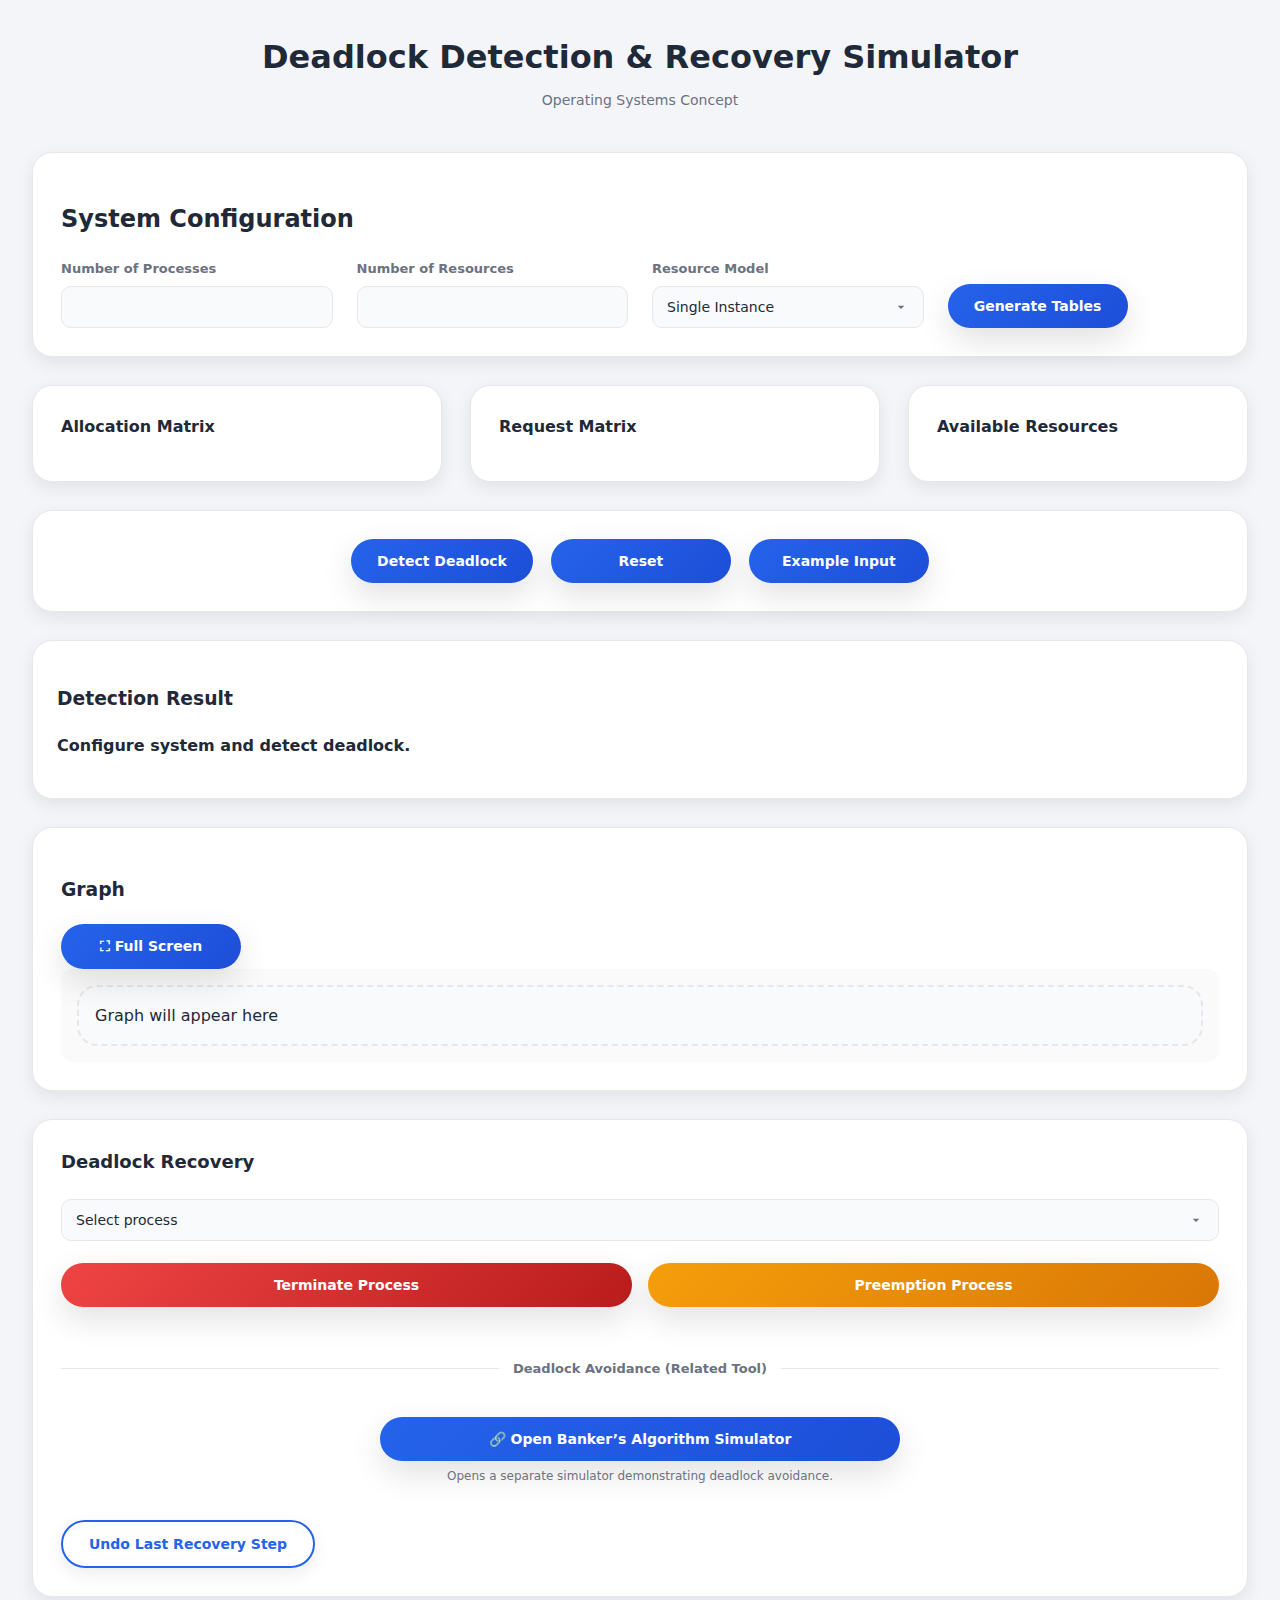
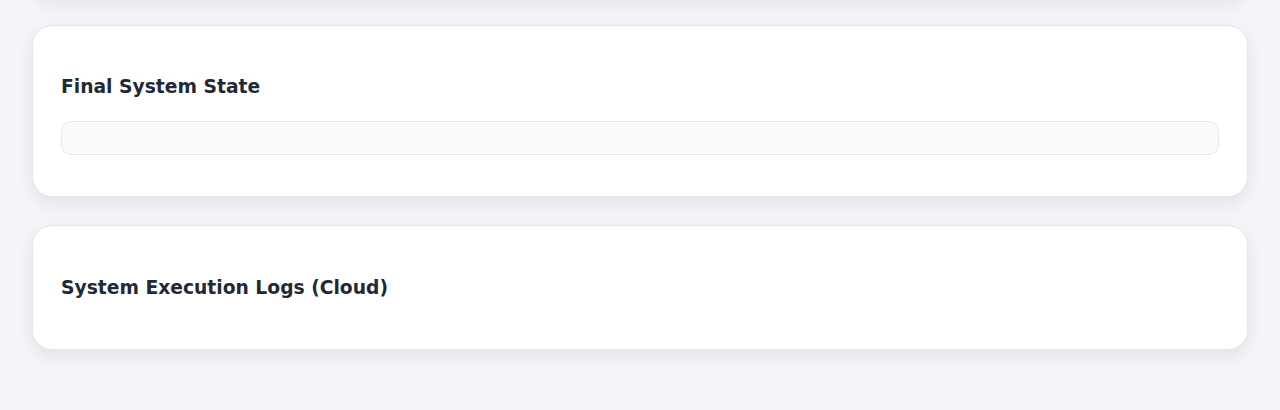
<file: index.html>
<!DOCTYPE html>
<html lang="en">
<head>
    <meta charset="UTF-8" />

    <!-- ✅ CRITICAL FOR MOBILE -->
    <meta name="viewport" content="width=device-width, initial-scale=1.0" />

    <title>Deadlock Detection & Recovery Simulator</title>

    <!-- CSS -->
    <link rel="stylesheet" href="./style.css" />
</head>
<body>

<!-- ================= HEADER ================= -->
<header class="app-header">
    <h1>Deadlock Detection & Recovery Simulator</h1>
    <p>Operating Systems Concept</p>

    <!-- <a href="Deadlock.pdf" target="_blank" class="theory-link">
        📘 Learn Deadlock Theory
    </a> -->
</header>

<!-- ================= SYSTEM CONFIGURATION ================= -->
<section class="card">
    <h2>System Configuration</h2>

    <div class="system-config">
        <div>
            <label for="processCount">Number of Processes</label>
            <input type="text" inputmode="numeric" pattern="[0-9]*" id="processCount" />


        </div>

        <div>
            <label for="resourceCount">Number of Resources</label>
            <input type="text" inputmode="numeric" pattern="[0-9]*" id="resourceCount" />
        </div>

        <div>
            <label for="resourceModel">Resource Model</label>
            <select id="resourceModel">
                <option value="single">Single Instance</option>
                <option value="multiple">Multiple Instance</option>
            </select>
        </div>

        <div>
            <button id="generateBtn">Generate Tables</button>
        </div>
    </div>
</section>

<!-- ================= MATRIX SECTION ================= -->
<section class="matrix-section">

    <div class="card">
        <h3>Allocation Matrix</h3>
       <div class="cell-indicator">
    Editing: <span class="cellInfo"></span>
</div>


        <div id="allocationMatrix"></div>
    </div>

    <div class="card">
        <h3>Request Matrix</h3>
        <div class="cell-indicator">
    Editing: <span class="cellInfo"></span>
</div>


        <div id="requestMatrix"></div>
    </div>

    <div class="card available-resources">
        <h3>Available Resources</h3>
      <div class="cell-indicator">
    Editing: <span class="cellInfo"></span>
</div>


        <div id="availableResources"></div>
    </div>

</section>

<!-- ================= MAIN ACTIONS ================= -->
<section class="card actions">
    <button id="detectBtn">Detect Deadlock</button>
    <button id="resetBtn">Reset</button>
    <button id="exampleBtn">Example Input</button>
</section>

<!-- ================= RESULT PANEL ================= -->
<section class="card" id="resultPanel">
    <h3>Detection Result</h3>
    <p id="resultText">Waiting for input...</p>
</section>

<!-- ================= GRAPH LEGEND ================= -->
<div id="graphLegend" class="graph-legend-inline" style="display:none;">
    <span><i class="legend-dot red"></i> Deadlock</span>
    <span><i class="legend-dot yellow"></i> Manual Waiting (Preempted)</span>
    <span><i class="legend-dot orange"></i> Auto Waiting (Resource Shortage)</span>
    <span><i class="legend-dot blue"></i> Running</span>
</div>

<!-- ================= GRAPH ================= -->
<div class="graph-container">
    <section class="card">
        <div class="graph-header">
    <h3 id="graphTitle">Graph</h3>

    <button id="graphFullscreenBtn" class="graph-fullscreen-btn">
        ⛶ Full Screen
    </button>
</div>


        <!-- ✅ SCROLL WRAPPER -->
        <div class="graph-scroll">
            <div id="graphArea">Graph will appear here</div>
        </div>

        
    </section>
</div>

 <!-- your existing SVG / canvas graph -->

<!-- ================= DEADLOCK RECOVERY ================= -->
<section class="card deadlock-recovery">
    <h3>Deadlock Recovery</h3>

    <select id="terminateSelect">
        <option value="">Select process</option>
    </select>

    <div class="recovery-actions">
        <button id="terminateBtn">Terminate Process</button>
        <button id="preemptBtn">Preemption Process</button>
    </div>

   <!-- ===== Deadlock Avoidance Divider ===== -->
<div class="avoidance-divider">
    <span>Deadlock Avoidance (Related Tool)</span>
</div>

<div class="avoidance-action">
    <a
        href="https://kapilsingh001.github.io/Bankers-Algorithm-Simulator_3.1/"
        target="_blank"
        rel="noopener noreferrer"
    >
        <button class="nav-btn avoidance-btn">
            🔗 Open Banker’s Algorithm Simulator
        </button>
    </a>

    <p class="avoidance-note">
        Opens a separate simulator demonstrating deadlock avoidance.
    </p>
</div>

    <div class="recovery-undo">
        <button id="restoreBtn" type="button">
            Undo Last Recovery Step
        </button>
    </div>
</section>

<!-- ================= FINAL SYSTEM STATE ================= -->
<section class="card">
    <h3>Final System State</h3>
    <pre id="finalStateText"></pre>
</section>
<!-- // adding logs -->
<section class="card">
   <h3>System Execution Logs (Cloud)</h3>
   <pre id="cloudLogs"></pre>
</section>


<!-- ================= SCRIPT ================= -->
<script src="./script.js" defer></script>



<!-- ================= GRAPH FULLSCREEN MODAL ================= -->
<div id="graphModal" class="graph-modal">
    <div class="graph-modal-header">
        <span>Graph (Fullscreen)</span>

        <!--  Zoom slider (ONLY in fullscreen) -->
        <div class="graph-zoom-control">
            <span>Zoom</span>
            <input
                type="range"
                id="graphZoom"
                min="70"
                max="140"
                value="100"
            />
        </div>

        <button id="closeGraphModal">✖</button>
    </div>

    <div class="graph-modal-body">
        <div id="graphModalArea"></div>
    </div>
</div>





</body>
</html>
</file>
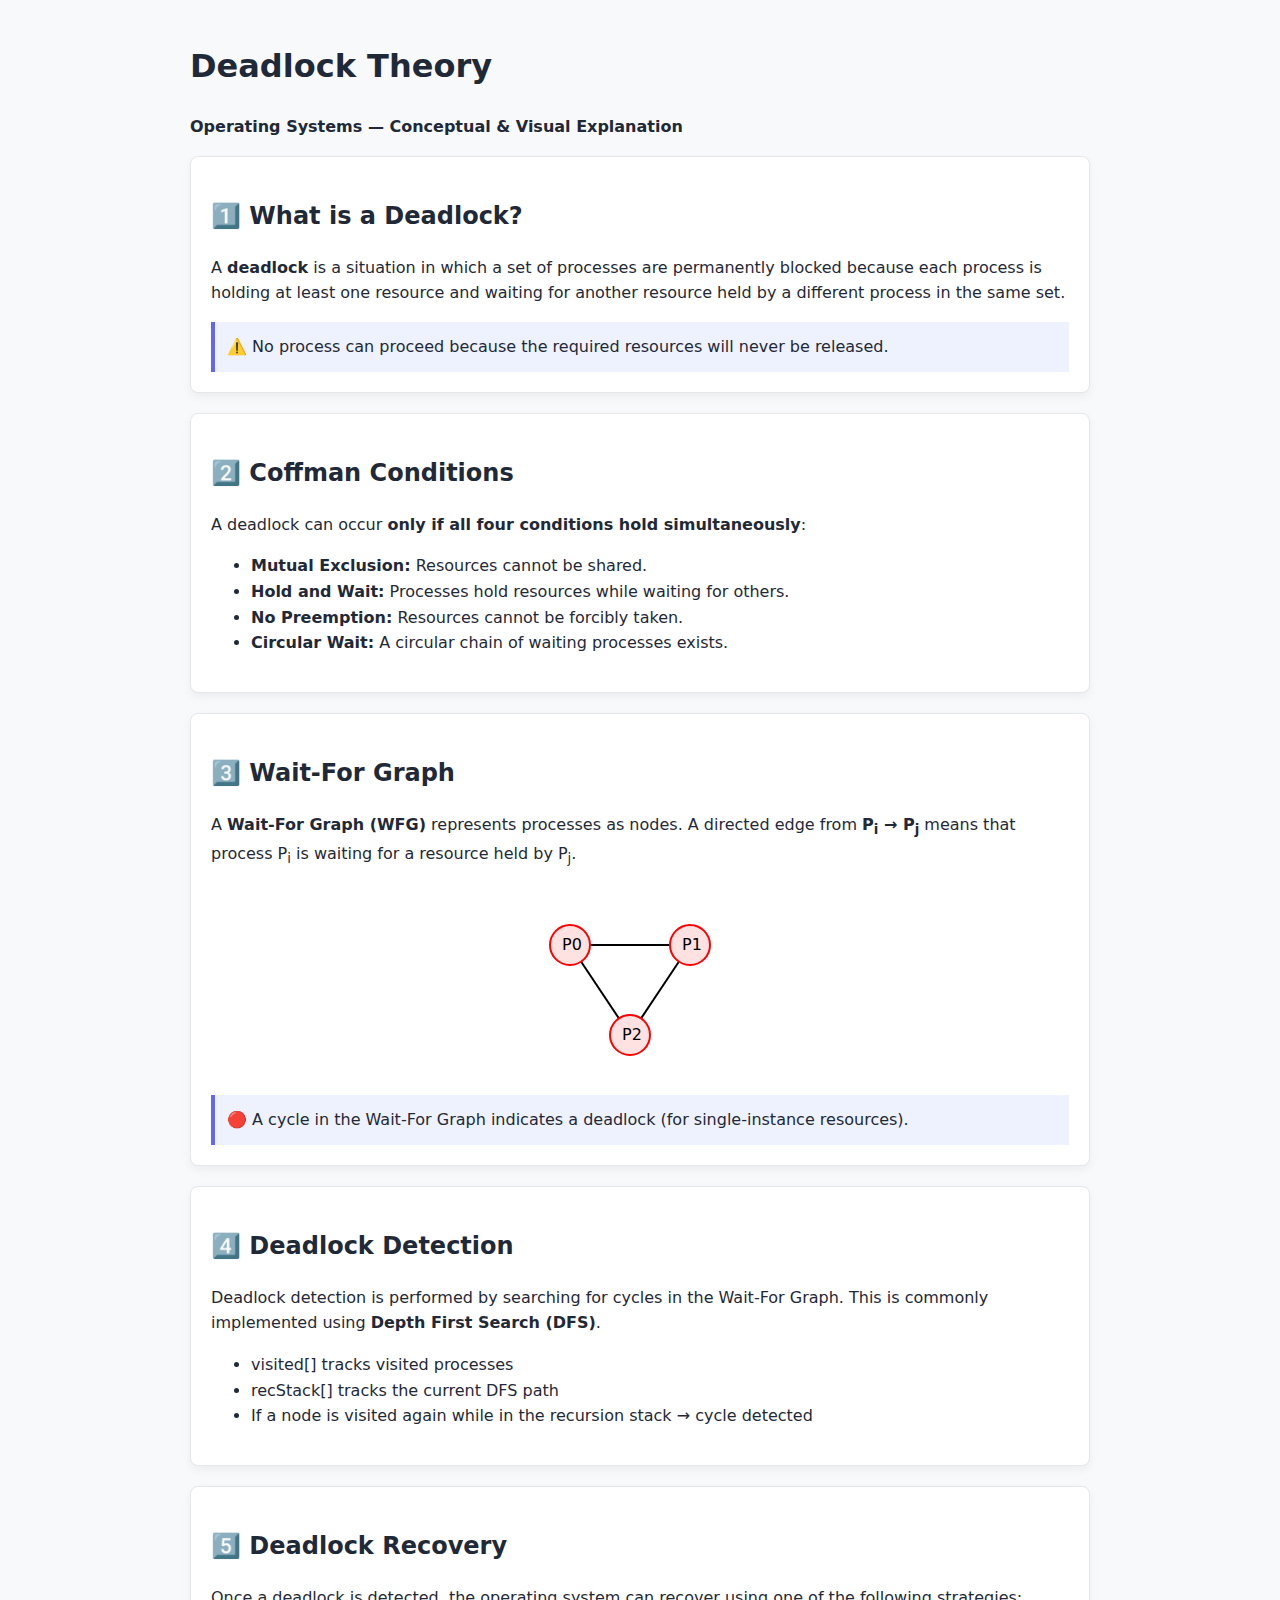
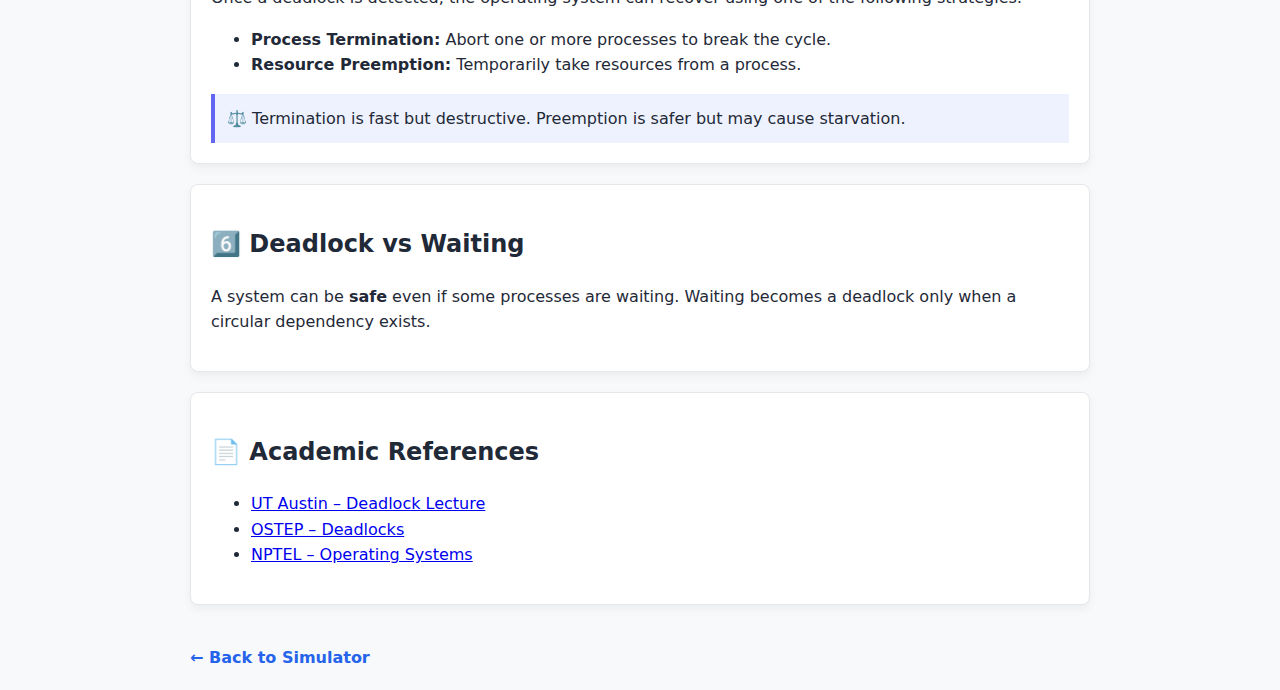
<file: theory.html>
<!DOCTYPE html>
<html lang="en">
<head>
  <meta charset="UTF-8" />
  <meta name="viewport" content="width=device-width, initial-scale=1.0" />
  <title>Deadlock Theory</title>
  <link rel="stylesheet" href="style.css" />
  <style>
    body {
      font-family: Arial, sans-serif;
      background: #f7f9fb;
      margin: 0;
      padding: 20px;
    }

    .container {
      max-width: 900px;
      margin: auto;
    }

    h1, h2 {
      color: #1f2937;
    }

    .card {
      background: white;
      padding: 20px;
      margin-bottom: 20px;
      border-radius: 8px;
      box-shadow: 0 4px 10px rgba(0,0,0,0.05);
    }

    .diagram {
      display: flex;
      justify-content: center;
      margin-top: 15px;
    }

    .note {
      background: #eef2ff;
      padding: 12px;
      border-left: 4px solid #6366f1;
      margin-top: 10px;
    }

    .back-link {
      display: inline-block;
      margin-top: 20px;
      text-decoration: none;
      color: #2563eb;
      font-weight: bold;
    }
  </style>
</head>

<body>
<div class="container">

  <h1>Deadlock Theory</h1>
  <p><strong>Operating Systems — Conceptual & Visual Explanation</strong></p>

  <!-- WHAT IS DEADLOCK -->
  <div class="card">
    <h2>1️⃣ What is a Deadlock?</h2>
    <p>
      A <strong>deadlock</strong> is a situation in which a set of processes
      are permanently blocked because each process is holding at least one
      resource and waiting for another resource held by a different process
      in the same set.
    </p>

    <div class="note">
      ⚠️ No process can proceed because the required resources will never be released.
    </div>
  </div>

  <!-- COFFMAN CONDITIONS -->
  <div class="card">
    <h2>2️⃣ Coffman Conditions</h2>
    <p>
      A deadlock can occur <strong>only if all four conditions hold simultaneously</strong>:
    </p>
    <ul>
      <li><strong>Mutual Exclusion:</strong> Resources cannot be shared.</li>
      <li><strong>Hold and Wait:</strong> Processes hold resources while waiting for others.</li>
      <li><strong>No Preemption:</strong> Resources cannot be forcibly taken.</li>
      <li><strong>Circular Wait:</strong> A circular chain of waiting processes exists.</li>
    </ul>
  </div>

  <!-- WAIT FOR GRAPH -->
  <div class="card">
    <h2>3️⃣ Wait-For Graph</h2>
    <p>
      A <strong>Wait-For Graph (WFG)</strong> represents processes as nodes.
      A directed edge from <strong>P<sub>i</sub> → P<sub>j</sub></strong>
      means that process P<sub>i</sub> is waiting for a resource held by P<sub>j</sub>.
    </p>

    <div class="diagram">
      <!-- ORIGINAL SVG DIAGRAM -->
      <svg width="300" height="200">
        <!-- arrows -->
        <line x1="80" y1="60" x2="200" y2="60" stroke="black" stroke-width="2" marker-end="url(#arrow)"/>
        <line x1="200" y1="60" x2="140" y2="150" stroke="black" stroke-width="2" marker-end="url(#arrow)"/>
        <line x1="140" y1="150" x2="80" y2="60" stroke="black" stroke-width="2" marker-end="url(#arrow)"/>

        <!-- arrow head -->
        <defs>
          <marker id="arrow" markerWidth="10" markerHeight="10" refX="6" refY="3" orient="auto">
            <path d="M0,0 L0,6 L9,3 z" fill="#000"/>
          </marker>
        </defs>

        <!-- nodes -->
        <circle cx="80" cy="60" r="20" fill="#fee2e2" stroke="red" stroke-width="2"/>
        <text x="72" y="65">P0</text>

        <circle cx="200" cy="60" r="20" fill="#fee2e2" stroke="red" stroke-width="2"/>
        <text x="192" y="65">P1</text>

        <circle cx="140" cy="150" r="20" fill="#fee2e2" stroke="red" stroke-width="2"/>
        <text x="132" y="155">P2</text>
      </svg>
    </div>

    <div class="note">
      🔴 A cycle in the Wait-For Graph indicates a deadlock (for single-instance resources).
    </div>
  </div>

  <!-- DEADLOCK DETECTION -->
  <div class="card">
    <h2>4️⃣ Deadlock Detection</h2>
    <p>
      Deadlock detection is performed by searching for cycles in the
      Wait-For Graph. This is commonly implemented using
      <strong>Depth First Search (DFS)</strong>.
    </p>

    <ul>
      <li><code>visited[]</code> tracks visited processes</li>
      <li><code>recStack[]</code> tracks the current DFS path</li>
      <li>If a node is visited again while in the recursion stack → cycle detected</li>
    </ul>
  </div>

  <!-- RECOVERY -->
  <div class="card">
    <h2>5️⃣ Deadlock Recovery</h2>
    <p>
      Once a deadlock is detected, the operating system can recover using
      one of the following strategies:
    </p>

    <ul>
      <li><strong>Process Termination:</strong> Abort one or more processes to break the cycle.</li>
      <li><strong>Resource Preemption:</strong> Temporarily take resources from a process.</li>
    </ul>

    <div class="note">
      ⚖️ Termination is fast but destructive.  
      Preemption is safer but may cause starvation.
    </div>
  </div>

  <!-- SAFE VS WAITING -->
  <div class="card">
    <h2>6️⃣ Deadlock vs Waiting</h2>
    <p>
      A system can be <strong>safe</strong> even if some processes are waiting.
      Waiting becomes a deadlock only when a circular dependency exists.
    </p>
  </div>

  <!-- REFERENCES -->
  <div class="card">
    <h2>📄 Academic References</h2>
    <ul>
      <li><a href="https://www.cs.utexas.edu/~lorenzo/corsi/cs372h/07S/notes/Lecture13.pdf" target="_blank">UT Austin – Deadlock Lecture</a></li>
      <li><a href="https://pages.cs.wisc.edu/~remzi/OSTEP/threads-deadlock.pdf" target="_blank">OSTEP – Deadlocks</a></li>
      <li><a href="https://nptel.ac.in/courses/106/102/106102132/" target="_blank">NPTEL – Operating Systems</a></li>
    </ul>
  </div>

  <a class="back-link" href="index.html">← Back to Simulator</a>

</div>
</body>
</html>
</file>
<file: style.css>
/* =====================================================
   DESIGN TOKENS
===================================================== */
:root {
    --bg-main: #f3f5f9;
    --bg-card: #ffffff;
    --bg-soft: #f8fafc;

    --text-main: #1f2937;
    --text-muted: #6b7280;

    --primary: #2563eb;
    --primary-hover: #1d4ed8;

    --danger: #dc2626;
    --warning: #f59e0b;
    --success: #059669;

    --border: #e5e7eb;

    --radius-xl: 20px;
    --radius-lg: 14px;
    --radius-md: 10px;

    --shadow-soft: 0 6px 18px rgba(0, 0, 0, 0.08);
    --shadow-strong: 0 12px 32px rgba(0, 0, 0, 0.12);
}

/* =====================================================
   GLOBAL RESET
===================================================== */
* {
    box-sizing: border-box;
    font-family: "Inter", "Segoe UI", system-ui, sans-serif;
}

body {
    margin: 0;
    padding: 32px;
    background: var(--bg-main);
    color: var(--text-main);
    line-height: 1.6;
}

/* =====================================================
   HEADER
===================================================== */
.app-header {
    text-align: center;
    margin-bottom: 40px;
}

.app-header h1 {
    margin: 0;
    font-size: 32px;
    font-weight: 700;
}

.app-header p {
    margin-top: 6px;
    font-size: 14px;
    color: var(--text-muted);
}

/* .theory-link {
    display: inline-block;
    margin-top: 10px;
    font-size: 14px;
    color: var(--primary);
    font-weight: 600;
    text-decoration: none;
}

.theory-link:hover {
    text-decoration: underline;
} */

/* =====================================================
   CARD BASE
===================================================== */
.card {
    background: var(--bg-card);
    border-radius: var(--radius-xl);
    padding: 28px;
    margin-bottom: 28px;
    border: 1px solid var(--border);
    box-shadow: var(--shadow-soft);
}

/* =====================================================
   SYSTEM CONFIGURATION
===================================================== */
.system-config {
    display: grid;
    grid-template-columns: repeat(auto-fit, minmax(220px, 1fr));
    gap: 24px;
    align-items: end;
}

.system-config label {
    display: block;
    margin-bottom: 6px;
    font-size: 13px;
    font-weight: 600;
    color: var(--text-muted);
}

/* =====================================================
   INPUTS & SELECTS
===================================================== */
input,
select {
    width: 100%;
    padding: 12px 14px;
    font-size: 14px;
    border-radius: var(--radius-md);
    border: 1.5px solid var(--border);
    background: var(--bg-soft);
    color: var(--text-main);
}

input:focus,
select:focus {
    outline: none;
    border-color: var(--primary);
    box-shadow: 0 0 0 3px rgba(37, 99, 235, 0.15);
}

select {
    appearance: none;
    background-image: url("data:image/svg+xml;utf8,<svg fill='%236b7280' height='24' viewBox='0 0 24 24' width='24' xmlns='http://www.w3.org/2000/svg'><path d='M7 10l5 5 5-5z'/></svg>");
    background-repeat: no-repeat;
    background-position: right 14px center;
    background-size: 16px;
}

/* =====================================================
   MATRIX SECTION
===================================================== */
.matrix-section {
    display: grid;
    grid-template-columns: 1fr 1fr 340px;
    gap: 28px;
}

.matrix-section h3 {
    margin: 0 0 14px;
    font-size: 16px;
    font-weight: 700;
}

/* Tables */
table {
    width: 100%;
    border-collapse: collapse;
    font-size: 13px;
}

th,
td {
    padding: 10px;
    border: 1px solid var(--border);
    text-align: center;
}

th {
    background: var(--bg-soft);
    font-weight: 600;
}

/* =====================================================
   AVAILABLE RESOURCES
===================================================== */
.available-resources label {
    display: flex;
    justify-content: space-between;
    align-items: center;
    gap: 12px;
    margin-bottom: 14px;
}

/* =====================================================
   ACTION BUTTONS
===================================================== */
.actions {
    display: flex;
    justify-content: center;
    gap: 18px;
}

button {
    padding: 14px 26px;
    font-size: 14px;
    font-weight: 700;
    border-radius: 999px;
    border: none;
    cursor: pointer;
    min-width: 180px;
    background: linear-gradient(135deg, var(--primary), var(--primary-hover));
    color: #ffffff;
    box-shadow: var(--shadow-strong);
}

button:hover {
    transform: translateY(-1px);
    filter: brightness(1.05);
}

/* Special buttons */
#terminateBtn {
    background: linear-gradient(135deg, #ef4444, #b91c1c);
}

#preemptBtn {
    background: linear-gradient(135deg, #f59e0b, #d97706);
}

#restoreBtn {
    background: #ffffff;
    color: var(--primary);
    border: 2px solid var(--primary);
    box-shadow: var(--shadow-soft);
}

.nav-btn {
    background: linear-gradient(135deg, var(--primary), var(--primary-hover));
}

/* =====================================================
   DEADLOCK RECOVERY PANEL
===================================================== */
.deadlock-recovery {
    display: flex;
    flex-direction: column;
    gap: 22px;
}

.deadlock-recovery h3 {
    margin: 0;
    font-size: 18px;
    font-weight: 700;
}

.recovery-actions {
    display: flex;
    gap: 16px;
    flex-wrap: wrap;
}

.recovery-actions button {
    flex: 1;
    min-width: 180px;
}

.recovery-primary button {
    width: 100%;
    padding: 16px;
    font-size: 15px;
}

.recovery-undo button {
    min-width: 240px;
}
/* =====================================================
   DEADLOCK AVOIDANCE (BANKER'S ALGORITHM LINK)
===================================================== */

.avoidance-divider {
    margin: 26px 0 14px;
    text-align: center;
    position: relative;
}

.avoidance-divider span {
    background: var(--bg-card);
    padding: 0 14px;
    font-size: 13px;
    font-weight: 700;
    color: var(--text-muted);
    position: relative;
    z-index: 1;
}

.avoidance-divider::before {
    content: "";
    position: absolute;
    top: 50%;
    left: 0;
    right: 0;
    height: 1px;
    background: var(--border);
    z-index: 0;
}

.avoidance-action {
    text-align: center;
}

.avoidance-btn {
    width: 100%;
    max-width: 520px;
}

.avoidance-note {
    margin-top: 6px;
    font-size: 12px;
    color: var(--text-muted);
}

/* =====================================================
   RESULT PANEL
===================================================== */
#resultPanel {
    padding: 24px;
    border-radius: var(--radius-xl);
    font-weight: 600;
}

.safe {
    background: #ecfdf5;
    color: var(--success);
}

.deadlock {
    background: #fef2f2;
    color: var(--danger);
}

.waiting {
    background: #fffbeb;
    color: var(--warning);
}





/* =====================================================
   GRAPH LEGEND (STATUS PILLS)
===================================================== */
.graph-legend-inline {
    display: flex;
    justify-content: center;
    gap: 16px;
    margin: 28px 0 18px;
    flex-wrap: wrap;
}

.graph-legend-inline span {
    display: inline-flex;
    align-items: center;
    gap: 10px;
    padding: 8px 16px;
    border-radius: 999px;
    font-size: 13px;
    font-weight: 600;
    background: #ffffff;
    border: 1px solid var(--border);
    box-shadow: var(--shadow-soft);
}

.legend-dot {
    width: 12px;
    height: 12px;
    border-radius: 50%;
}

.legend-dot.red { background: #dc2626; }
.legend-dot.yellow { background: #f59e0b; }
.legend-dot.orange { background: #ea580c; }
.legend-dot.blue { background: #2563eb; }

/* =====================================================
   FINAL STATE
===================================================== */
#finalStateText {
    white-space: pre-wrap;
    font-size: 13px;
    background: var(--bg-soft);
    padding: 16px;
    border-radius: var(--radius-md);
    border: 1px solid var(--border);
}

/* =====================================================
   RESPONSIVE
===================================================== */
@media (max-width: 1100px) {
    .matrix-section {
        grid-template-columns: 1fr;
    }
}

@media (max-width: 768px) {
    body {
        padding: 18px;
    }

    .actions {
        flex-direction: column;
    }

    button {
        width: 100%;
    }
}

/* important if graph is SVG */
/* svg {
  min-width: 600px;
  min-height: 400px;
} */


/* // input correction */
/* ================= MATRIX SCROLL FIX ================= */

.matrix-wrapper {
    max-height: 420px;      /* controls vertical visibility */
    overflow: auto;
    border: 1px solid #e0e0e0;
    border-radius: 8px;
    background: white;
}

/* Table base */
.matrix-wrapper table {
    border-collapse: separate;
    border-spacing: 0;
    width: max-content;
    min-width: 100%;
}

/* Header row (R1, R2, ...) */
.matrix-wrapper th {
    position: sticky;
    top: 0;
    background: #f5f7fa;
    z-index: 2;
    font-weight: 600;
}

/* First column (P1, P2, ...) */
.matrix-wrapper th:first-child {
    left: 0;
    z-index: 3;
    background: #eef2f7;
}

/* First column cells */
.matrix-wrapper td:first-child {
    position: sticky;
    left: 0;
    background: #f9fafb;
    z-index: 1;
}

/* Input cells */
.matrix-wrapper input {
    width: 42px;
    height: 34px;
    text-align: center;
    border-radius: 6px;
    border: 1px solid #e0e0e0;
}

/* Improve focus visibility */
.matrix-wrapper input:focus {
    outline: none;
    border-color: #2962ff;
    box-shadow: 0 0 0 2px rgba(41, 98, 255, 0.15);
}


/* ================= CELL CONTEXT INDICATOR ================= */


/* ================= CELL CONTEXT INDICATOR — TABLE LEVEL ================= */

.cell-indicator {
    position: sticky;        /* ✅ sticks to table top */
    top: 0;

    z-index: 10;

    background: #0f172a;
    color: #ffffff;

    padding: 8px 14px;
    border-radius: 8px;

    font-size: 12px;
    font-weight: 600;

    margin-bottom: 10px;

    display: none;           /* hidden until editing */
}

.cell-indicator span {
    white-space: nowrap;
}







/* SVG should NOT shrink */
/* .graph-scroll svg,
.graph-modal-body svg {
    min-width: max-content;
} */

/* =====================================================
   GRAPH — FINAL (NORMAL + FULLSCREEN + ZOOM)
===================================================== */

/* ========== GRAPH CONTAINER (NORMAL VIEW) ========== */

.graph-container {
    display: block;
    width: 100%;
    border-radius: 16px;
}

/* The ONLY scroll container */
.graph-scroll {
    width: 100%;
    height: auto;                  /* ✅ shrink to content */
    max-height: 700px;             /* ✅ fits p=20 (~600px) */
    overflow-x: auto;
    overflow-y: auto;

    background: #fafafa;
    border-radius: 12px;
    padding: 16px;
}

/* Graph drawing area */
#graphArea {
    width: 100%;
    height: auto;                  /* 🔥 CRITICAL */
    min-height: unset;             /* 🔥 remove forced height */

    padding: 16px;                 /* reduced padding */
    border-radius: 20px;
    border: 2px dashed #e5e7eb;
    background: #f8fafc;

    display: block;                /* 🔥 DO NOT center vertically */
    overflow: visible;             /* keep as you want */
}

/* SVG — SINGLE SOURCE OF SIZE */
.graph-scroll svg {
    display: block;
    margin: 0 auto;

    width: max-content;            /* prevents horizontal clipping */
    height: auto;                  /* 🔥 SVG controls height */
    min-width: 900px;
}
/* =====================================================
   FULLSCREEN GRAPH
===================================================== */

.graph-modal {
    position: fixed;
    inset: 0;
    background: rgba(0, 0, 0, 0.75);
    display: none;
    z-index: 9999;
}

.graph-modal.show {
    display: flex;
    flex-direction: column;
}

/* Header */
.graph-modal-header {
    display: flex;
    align-items: center;
    justify-content: space-between;

    padding: 12px 16px;
    background: #0f172a;
    color: #ffffff;
}

/* Body (scrolls, NOT flex) */
.graph-modal-body {
    flex: 1;

    overflow-x: auto;
    overflow-y: auto;

    padding: 16px;
    background: #f4f6fb;
}

/* SVG inside fullscreen */
.graph-modal-body svg {
    display: block;
    margin: auto;

    width: max-content;
    height: auto;
    min-width: 900px;
}


/* =====================================================
   ZOOM CONTROLS
===================================================== */

.graph-zoom-control {
    display: flex;
    align-items: center;
    gap: 10px;

    font-size: 13px;
    color: #ffffff;
}

.graph-zoom-control input[type="range"] {
    width: 140px;
    cursor: pointer;
}

/* ================= CELL INDICATOR (TABLE-LOCAL FIXED) ================= */

.card {
    position: relative; /* 🔥 REQUIRED anchor */
}

.cell-indicator {
    position: sticky;     /* ✅ fixed inside card */
    top: 0;               /* stick to top of card */

    z-index: 20;

    background: #0f172a;
    color: #ffffff;

    padding: 8px 14px;
    border-radius: 8px;

    font-size: 12px;
    font-weight: 600;

    margin-bottom: 10px;

    display: none;        /* shown only while editing */
}

.cell-indicator span {
    white-space: nowrap;
}





/* =====================================================
   MOBILE IMPROVEMENTS (PHONES ONLY)
===================================================== */
@media (max-width: 768px) {

    /* ---------- GLOBAL ---------- */
    body {
        padding: 14px;
    }

    h1 {
        font-size: 22px;
        line-height: 1.3;
    }

    h2 {
        font-size: 18px;
    }

    h3 {
        font-size: 16px;
    }

    /* Prevent iOS zoom on focus */
    input,
    select,
    button {
        font-size: 16px;
    }

    /* ---------- SYSTEM CONFIG ---------- */
    .system-config {
        gap: 16px;
    }

    /* ---------- MATRIX SECTION ---------- */
    .matrix-section {
        grid-template-columns: 1fr;
        gap: 20px;
    }

    table {
        font-size: 12px;
    }

    th,
    td {
        padding: 6px;
    }

    /* Horizontal scroll for matrices */
    .card > div[id$="Matrix"],
    #availableResources {
        overflow-x: auto;
        -webkit-overflow-scrolling: touch;
    }

    /* Matrix inputs (touch friendly) */
    table input {
        width: 44px;
        height: 36px;
        font-size: 14px;
    }

    /* ---------- ACTION BUTTONS ---------- */
    .actions {
        flex-direction: column;
        gap: 14px;
    }

    button {
        width: 100%;
        min-height: 48px;
    }

    /* ---------- GRAPH ---------- */
    .graph-scroll {
        max-height: 60vh;
        padding: 8px;
        overflow: auto;
        border: 2px dashed #c7d2fe;
    }

    #graphArea {
        padding: 10px;
    }

    /* Graph usage hint */
    #graphTitle::after {
        content: " (Use Fullscreen / Rotate Phone)";
        font-size: 12px;
        color: #6b7280;
        font-weight: 400;
    }

    .graph-fullscreen-btn {
        padding: 10px 14px;
        font-size: 14px;
    }

    /* ---------- RECOVERY PANEL ---------- */
    .recovery-actions {
        flex-direction: column;
    }

    .recovery-actions button {
        width: 100%;
    }

    /* ---------- FINAL STATE ---------- */
    #finalStateText {
        font-size: 12px;
        padding: 12px;
    }
}
</file>
